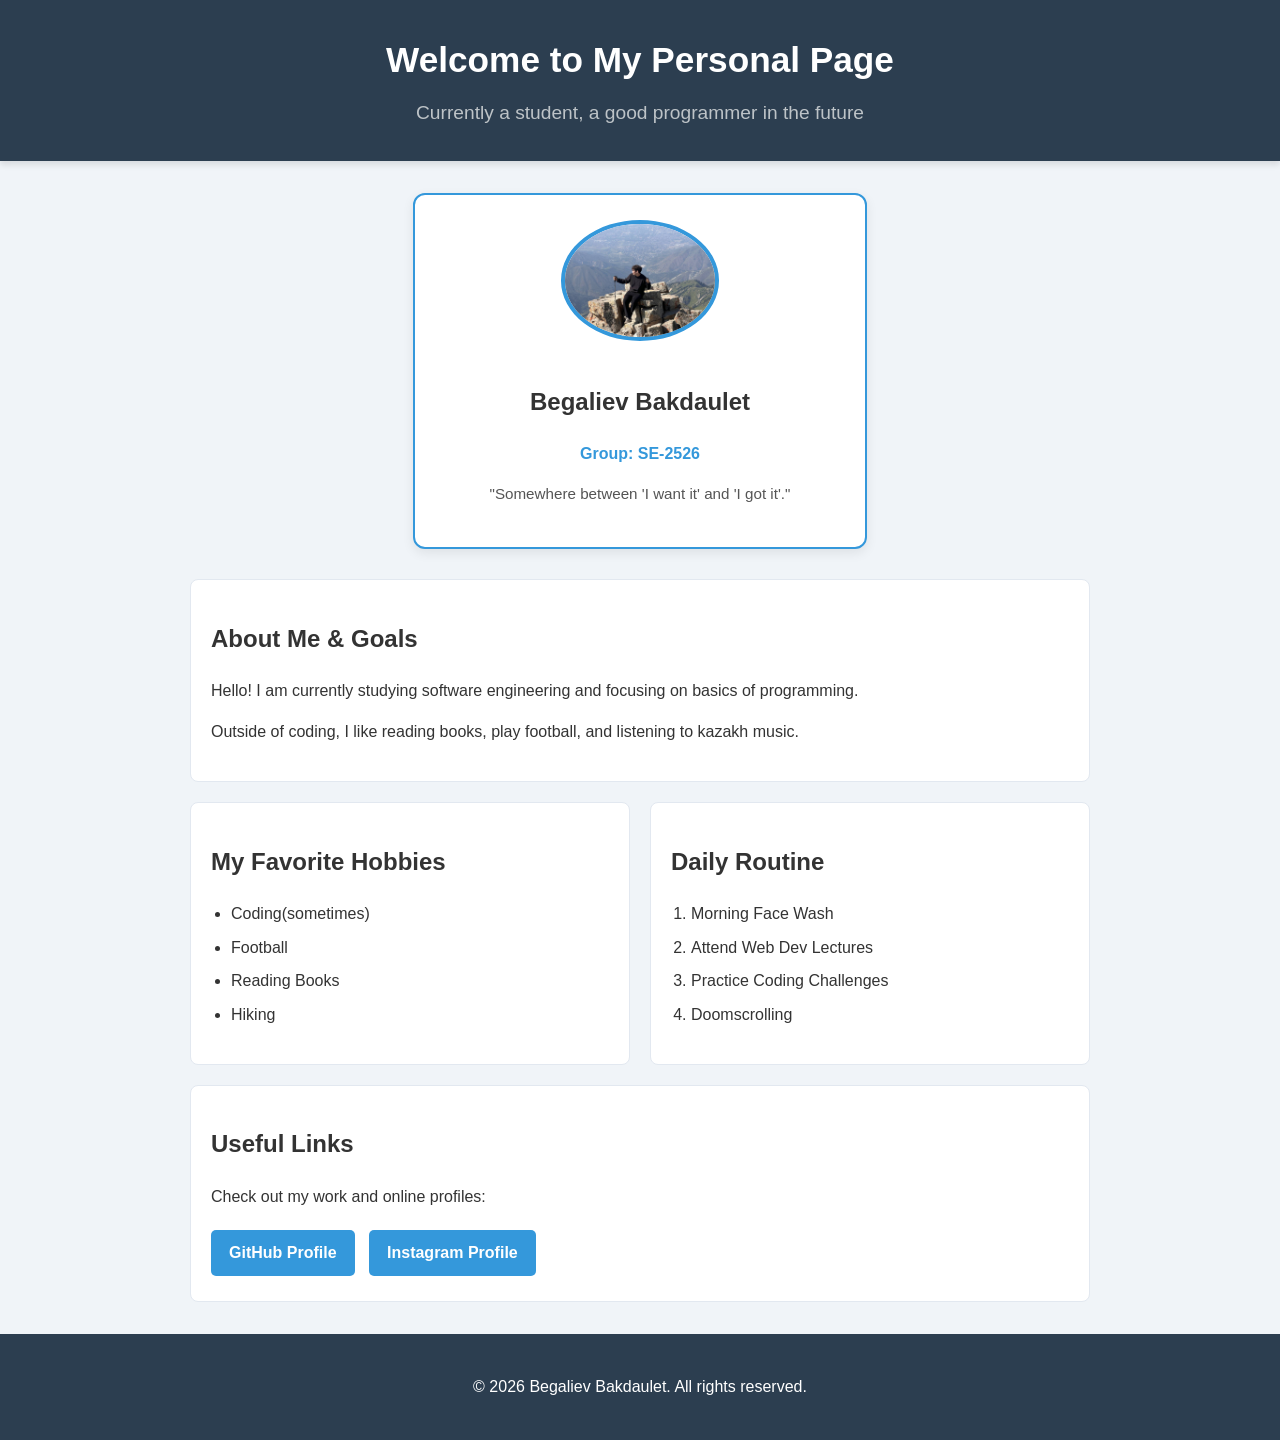
<file: index.html>
<!DOCTYPE html>
<html lang="en">
<head>
    <meta charset="UTF-8">
    <meta name="viewport" content="width=device-width, initial-scale=1.0">
    <title>Personal Profile & Portfolio</title>
    <link rel="stylesheet" href="styles.css">
</head>
<body>

    <header id="main-header">
        <h1>Welcome to My Personal Page</h1>
        <h2>Currently a student, a good programmer in the future</h2>
    </header>

    <main class="container">
        
        <section id="profile-card">
            <img src="pfp.jpg" alt="future billioner" class="profile-img">
            <h2>Begaliev Bakdaulet</h2>
            <p class="group-info">Group: SE-2526</p>
            <p class="description">
                "Somewhere between 'I want it' and 'I got it'." 
            </p>
        </section>

        <section class="bio-section">
            <h2>About Me & Goals</h2>
            <p>
                Hello! I am currently studying software engineering and focusing on basics of programming.
            </p>
            <p>
                Outside of coding, I like reading books, play football, and listening to kazakh music.
            </p>
        </section>

        <section class="lists-container">
            <div class="list-box">
                <h2>My Favorite Hobbies</h2>
                <ul>
                    <li>Coding(sometimes)</li>
                    <li>Football</li>
                    <li>Reading Books</li>
                    <li>Hiking</li>
                </ul>
            </div>

            <div class="list-box">
                <h2>Daily Routine</h2>
                <ol>
                    <li>Morning Face Wash</li>
                    <li>Attend Web Dev Lectures</li>
                    <li>Practice Coding Challenges</li>
                    <li>Doomscrolling</li>
                </ol>
            </div>
        </section>

        <section class="links-section">
            <h2>Useful Links</h2>
            <p>Check out my work and online profiles:</p>
            <a href="https://github.com/bakdauletbegaliev" target="_blank" class="nav-link">GitHub Profile</a>
            <a href="https://www.instagram.com/_bakdaulet_beg?stkn=MTByNGp5dDdwdTA2aw%3D%3D&utm_source=qr" target="_blank" class="nav-link">Instagram Profile</a>
        </section>

    </main>

    <footer>
        <p>&copy; 2026 Begaliev Bakdaulet. All rights reserved.</p>
    </footer>

</body>
</html>
</file>
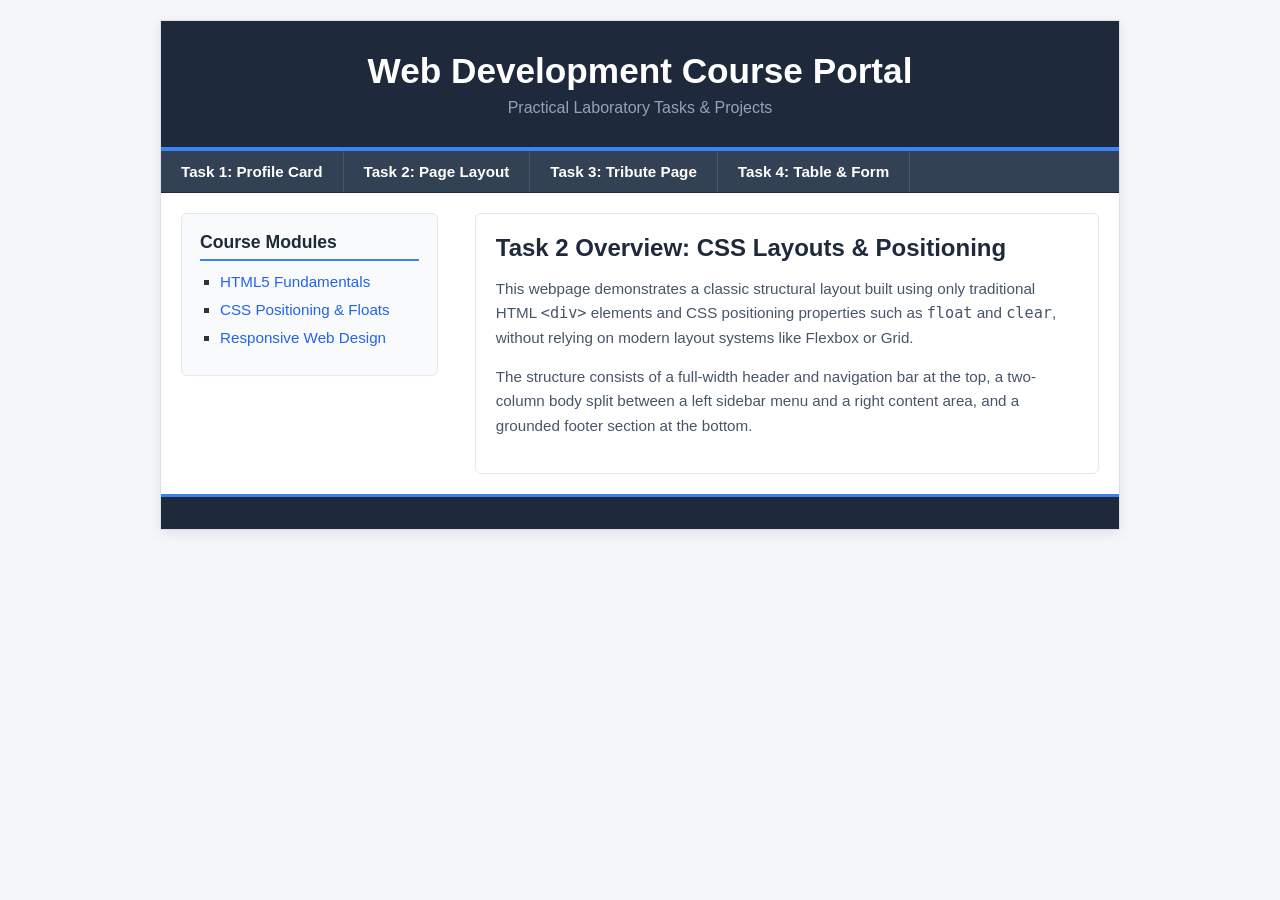
<file: layout.html>
<!DOCTYPE html>
<html lang="en">
<head>
    <meta charset="UTF-8">
    <meta name="viewport" content="width=device-width, initial-scale=1.0">
    <title>Web Development Course Portal</title>
    <link rel="stylesheet" href="layout-styles.css">
</head>
<body>

    <div id="wrapper">

        <div id="header">
            <h1>Web Development Course Portal</h1>
            <p>Practical Laboratory Tasks & Projects</p>
        </div>

        <div id="nav">
            <a href="index.html">Task 1: Profile Card</a>
            <a href="layout.html">Task 2: Page Layout</a>
            <a href="tribute.html">Task 3: Tribute Page</a>
            <a href="task4.html">Task 4: Table & Form</a>
        </div>

        <div id="content-area">

            <div id="sidebar">
                <h3>Course Modules</h3>
                <ul>
                    <li><a href="#html-basics">HTML5 Fundamentals</a></li>
                    <li><a href="#css-positioning">CSS Positioning & Floats</a></li>
                    <li><a href="#responsive-design">Responsive Web Design</a></li>
                </ul>
            </div>

            <div id="main-content">
                <h2>Task 2 Overview: CSS Layouts & Positioning</h2>
                <p>
                    This webpage demonstrates a classic structural layout built using only traditional HTML <code>&lt;div&gt;</code> elements and CSS positioning properties such as <code>float</code> and <code>clear</code>, without relying on modern layout systems like Flexbox or Grid.
                </p>
                <p>
                    The structure consists of a full-width header and navigation bar at the top, a two-column body split between a left sidebar menu and a right content area, and a grounded footer section at the bottom.
                </p>
            </div>

            <div class="clear"></div>

        </div>

        <div id="footer">
           
        </div>

    </div>

</body>
</html>
</file>
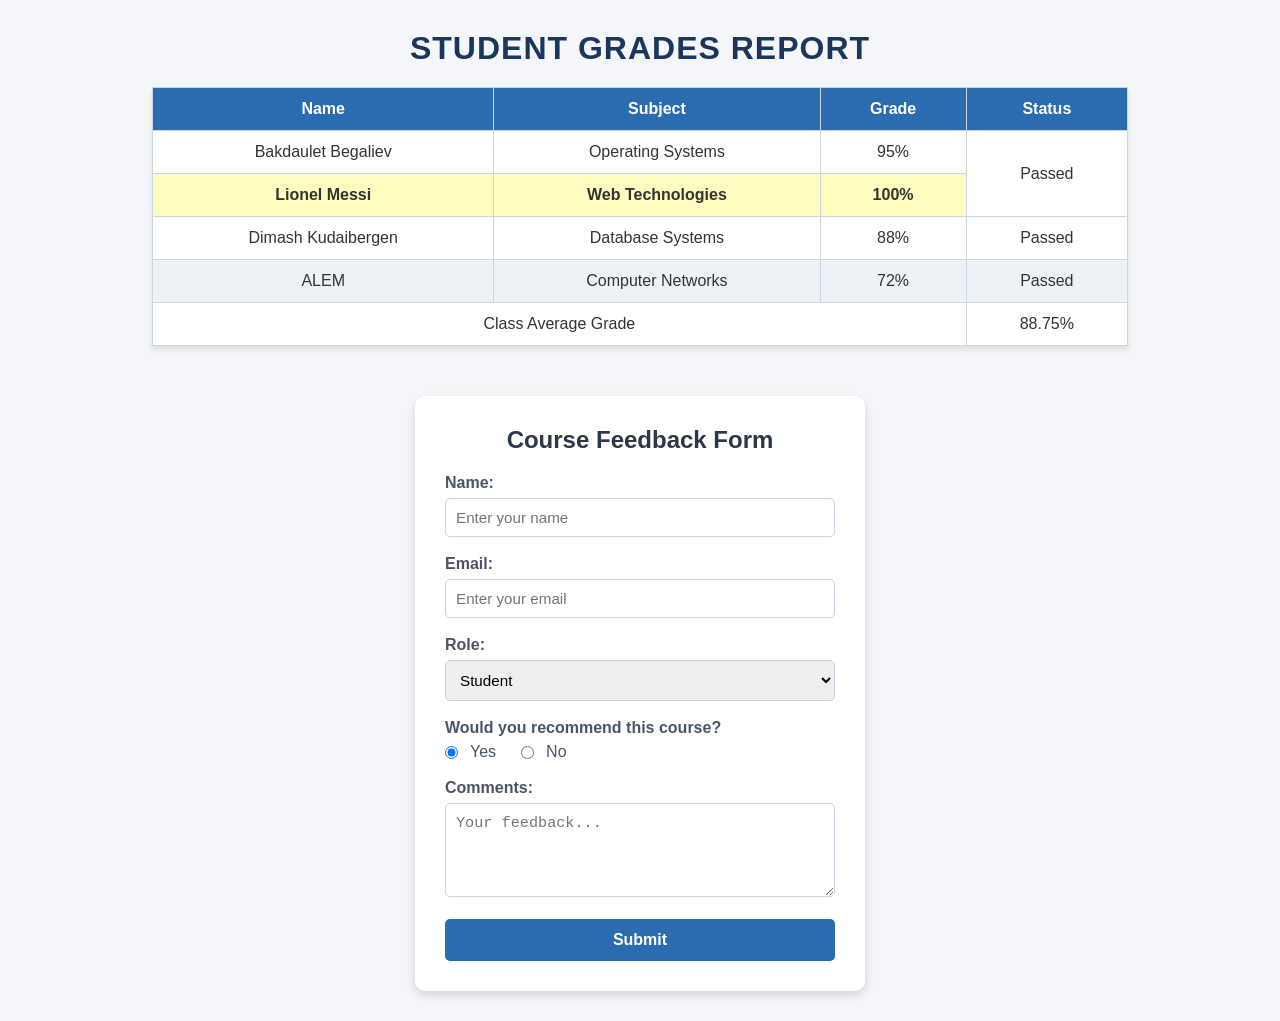
<file: task4.html>
<!DOCTYPE html>
<html lang="en">
<head>
    <meta charset="UTF-8">
    <meta name="viewport" content="width=device-width, initial-scale=1.0">
    <title>Task 4: CSS Table and Form</title>
    <link rel="stylesheet" href="task4-styles.css">
</head>
<body>

    <h1 id="table-heading">Student Grades Report</h1>

    <table>
        <thead>
            <tr>
                <th>Name</th>
                <th>Subject</th>
                <th>Grade</th>
                <th>Status</th>
            </tr>
        </thead>
        <tbody>
            <tr>
                <td>Bakdaulet Begaliev</td>
                <td>Operating Systems</td>
                <td>95%</td>
                <td rowspan="2">Passed</td>
            </tr>
            <tr class="highlight-row">
                <td>Lionel Messi</td>
                <td>Web Technologies</td>
                <td>100%</td>
            </tr>
            <tr>
                <td>Dimash Kudaibergen</td>
                <td>Database Systems</td>
                <td>88%</td>
                <td>Passed</td>
            </tr>
            <tr>
                <td>ALEM</td>
                <td>Computer Networks</td>
                <td>72%</td>
                <td>Passed</td>
            </tr>
            <tr>
                <td colspan="3">Class Average Grade</td>
                <td>88.75%</td>
            </tr>
        </tbody>
    </table>

    <div class="form-container">
        <form id="feedback-form">
            <h2>Course Feedback Form</h2>

            <div class="form-group">
                <label for="name">Name:</label>
                <input type="text" id="name" name="name" required placeholder="Enter your name">
            </div>

            <div class="form-group">
                <label for="email">Email:</label>
                <input type="email" id="email" name="email" required placeholder="Enter your email">
            </div>

            <div class="form-group">
                <label for="role">Role:</label>
                <select id="role" name="role">
                    <option value="student">Student</option>
                    <option value="teacher">Teacher</option>
                    <option value="other">Other</option>
                </select>
            </div>

            <div class="form-group">
                <label>Would you recommend this course?</label>
                <div class="radio-group">
                    <input type="radio" id="yes" name="recommend" value="yes" checked>
                    <label for="yes" class="radio-label">Yes</label>
                    <input type="radio" id="no" name="recommend" value="no">
                    <label for="no" class="radio-label">No</label>
                </div>
            </div>

            <div class="form-group">
                <label for="comments">Comments:</label>
                <textarea id="comments" name="comments" rows="4" placeholder="Your feedback..."></textarea>
            </div>

            <button type="submit" class="submit-btn">Submit</button>
        </form>
    </div>

</body>
</html>
</file>
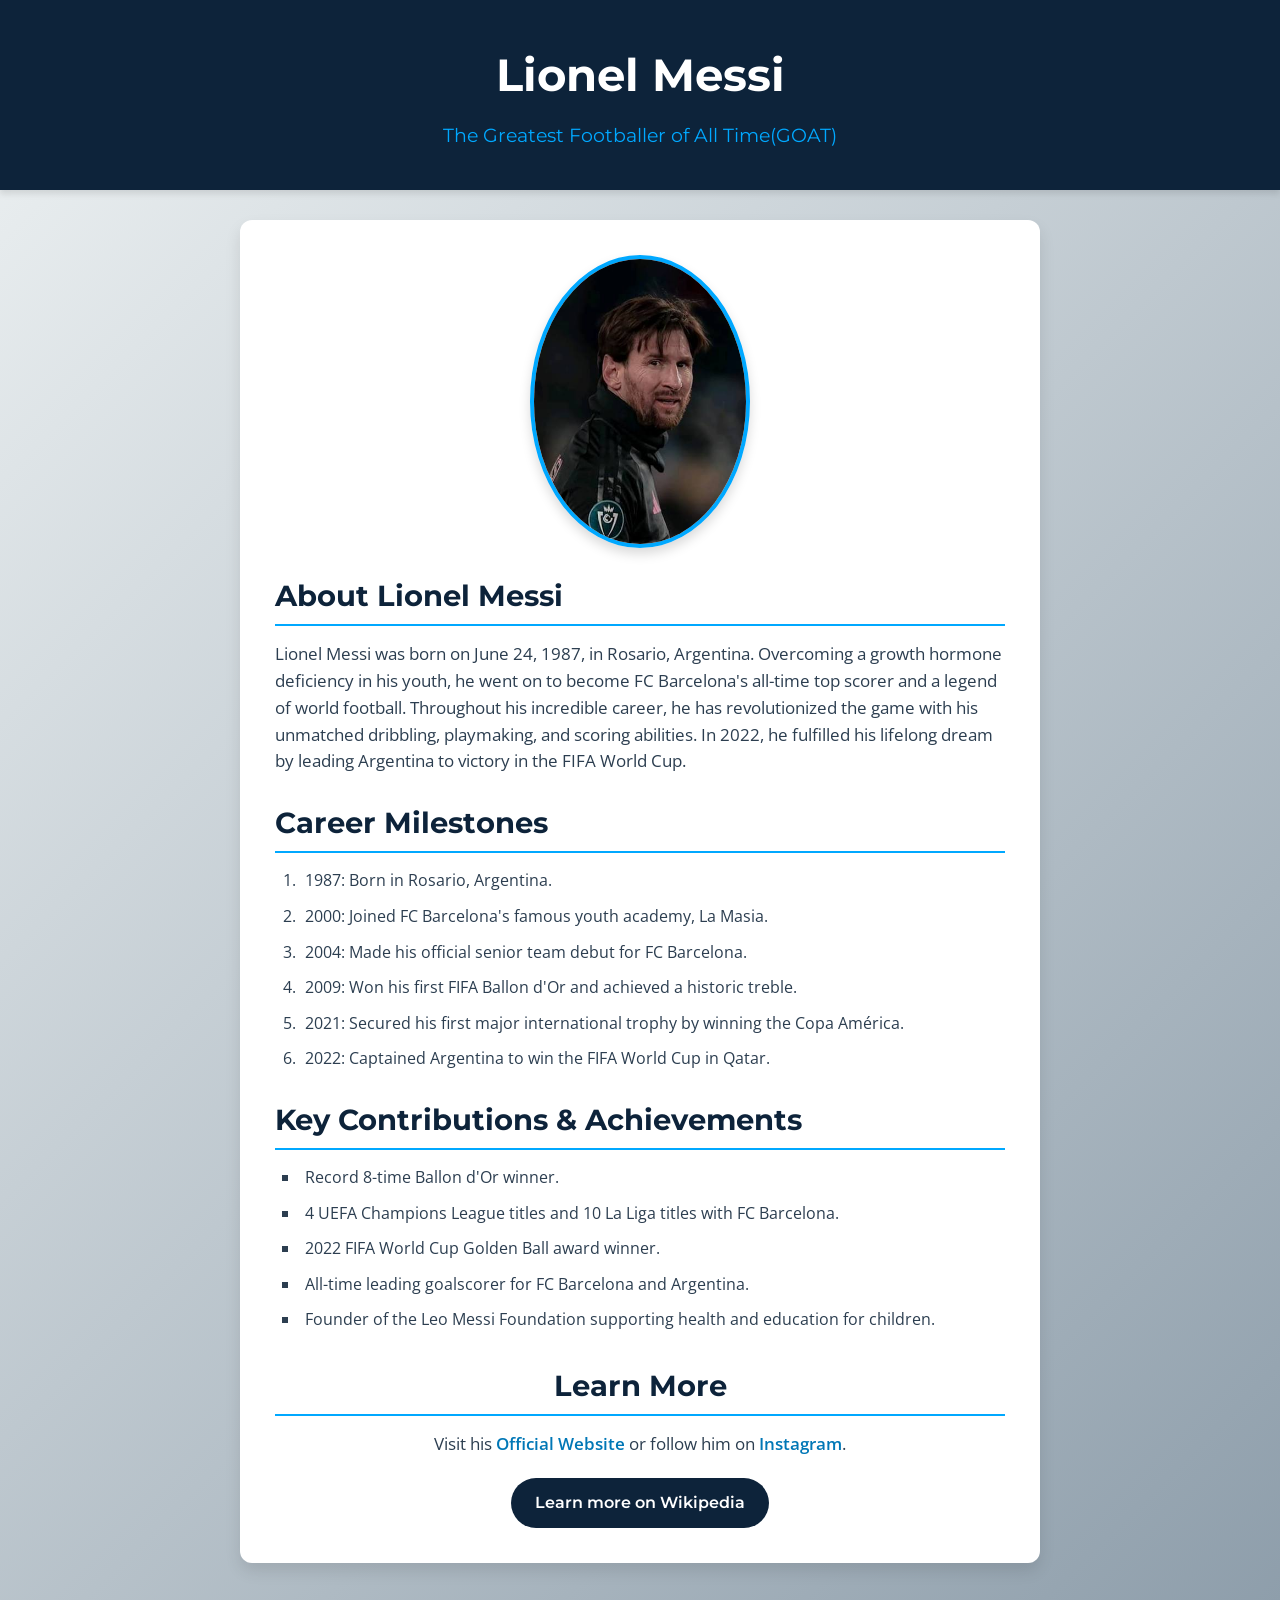
<file: tribute.html>
<!DOCTYPE html>
<html lang="en">
<head>
    <meta charset="UTF-8">
    <meta name="viewport" content="width=device-width, initial-scale=1.0">
    <title>Tribute to Lionel Messi</title>
    <link rel="preconnect" href="https://fonts.googleapis.com">
    <link rel="preconnect" href="https://fonts.gstatic.com" crossorigin>
    <link href="https://fonts.googleapis.com/css2?family=Montserrat:wght@600;700&family=Open+Sans:wght@400;600&display=swap" rel="stylesheet">
    <link rel="stylesheet" href="tribute-styles.css">
</head>
<body>

    <header>
        <h1>Lionel Messi</h1>
        <h3>The Greatest Footballer of All Time(GOAT)</h3>
    </header>

    <div class="content">
        <section class="profile-section">
            <img src="messi.jpg" alt="Portrait of Lionel Messi" class="profile-img">
            <h2>About Lionel Messi</h2>
            <p>Lionel Messi was born on June 24, 1987, in Rosario, Argentina. Overcoming a growth hormone deficiency in his youth, he went on to become FC Barcelona's all-time top scorer and a legend of world football. Throughout his incredible career, he has revolutionized the game with his unmatched dribbling, playmaking, and scoring abilities. In 2022, he fulfilled his lifelong dream by leading Argentina to victory in the FIFA World Cup.</p>
        </section>

        <section class="timeline-section">
            <h2>Career Milestones</h2>
            <ol>
                <li>1987: Born in Rosario, Argentina.</li>
                <li>2000: Joined FC Barcelona's famous youth academy, La Masia.</li>
                <li>2004: Made his official senior team debut for FC Barcelona.</li>
                <li>2009: Won his first FIFA Ballon d'Or and achieved a historic treble.</li>
                <li>2021: Secured his first major international trophy by winning the Copa América.</li>
                <li>2022: Captained Argentina to win the FIFA World Cup in Qatar.</li>
            </ol>
        </section>

        <section class="achievements-section">
            <h2>Key Contributions & Achievements</h2>
            <ul>
                <li>Record 8-time Ballon d'Or winner.</li>
                <li>4 UEFA Champions League titles and 10 La Liga titles with FC Barcelona.</li>
                <li>2022 FIFA World Cup Golden Ball award winner.</li>
                <li>All-time leading goalscorer for FC Barcelona and Argentina.</li>
                <li>Founder of the Leo Messi Foundation supporting health and education for children.</li>
            </ul>
        </section>

        <section class="links-section">
            <h2>Learn More</h2>
            <p>Visit his <a href="https://www.messi.com/" target="_blank" rel="noopener">Official Website</a> or follow him on <a href="https://www.instagram.com/leomessi/" target="_blank" rel="noopener">Instagram</a>.</p>
            <a href="https://en.wikipedia.org/wiki/Lionel_Messi" target="_blank" rel="noopener" class="btn">Learn more on Wikipedia</a>
        </section>
    </div>

</body>
</html>
</file>
<file: styles.css>
body {
    font-family: 'Segoe UI', Tahoma, Geneva, Verdana, sans-serif;
    font-size: 16px;
    line-height: 1.6;
    color: #333333;
    background-color: #f0f4f8;
    margin: 0;
    padding: 0;
}

#main-header {
    background-color: #2c3e50;
    color: #ffffff;
    text-align: center;
    padding: 2rem 1rem;
    margin-bottom: 2rem;
    box-shadow: 0 4px 6px rgba(0, 0, 0, 0.1);
}

#main-header h1 {
    font-size: 2.2rem;
    margin: 0 0 10px 0;
}

#main-header h2 {
    font-size: 1.2rem;
    color: #bdc3c7;
    font-weight: 300;
    margin: 0;
}

footer {
    text-align: center;
    padding: 1.5rem;
    background-color: #2c3e50;
    color: #ffffff;
    margin-top: 2rem;
}

.container {
    max-width: 900px;
    margin: 0 auto;
    padding: 0 20px;
}

.bio-section, 
.links-section {
    background: #ffffff;
    padding: 20px;
    margin-bottom: 20px;
    border-radius: 8px;
    border: 1px solid #e2e8f0;
}

#profile-card {
    background-color: #ffffff;
    border: 2px solid #3498db;
    border-radius: 12px;
    padding: 25px;           
    margin: 0 auto 30px auto;
    text-align: center;
    max-width: 400px;
    box-shadow: 0 4px 12px rgba(0, 0, 0, 0.08);
}

.profile-img {
    max-width: 150px;
    width: 100%;
    height: auto;
    border-radius: 50%;      
    border: 4px solid #3498db;
    margin-bottom: 15px;
}

.group-info {
    font-weight: bold;
    color: #3498db;
    margin-bottom: 10px;
}

.description {
    font-size: 0.95rem;
    color: #555555;
}


.lists-container {
    display: flex;
    flex-wrap: wrap;
    gap: 20px;
    margin-bottom: 20px;
}

.list-box {
    flex: 1 1 250px;
    background: #ffffff;
    padding: 20px;
    border-radius: 8px;
    border: 1px solid #e2e8f0;
}

ul, ol {
    padding-left: 20px;
    margin-top: 10px;
}

li {
    margin-bottom: 8px;
}

.nav-link {
    display: inline-block;
    padding: 10px 18px;
    margin: 5px 10px 5px 0;
    background-color: #3498db;
    color: #ffffff;
    text-decoration: none;
    border-radius: 5px;
    font-weight: 600;
    transition: background-color 0.3s ease, transform 0.2s ease;
}

.nav-link:hover {
    background-color: #2980b9;
    transform: translateY(-2px);
}

@media (max-width: 600px) {
    #main-header h1 {
        font-size: 1.8rem;
    }

    .lists-container {
        flex-direction: column;
    }
}
</file>
<file: layout-styles.css>
* {
    box-sizing: border-box;
    margin: 0;
    padding: 0;
}

body {
    font-family: 'Segoe UI', Tahoma, Geneva, Verdana, sans-serif;
    background-color: #f4f6f9;
    color: #333333;
    padding: 20px 0;
}

#wrapper {
    width: 90%;
    max-width: 960px;
    margin: 0 auto;
    background-color: #ffffff;
    border: 1px solid #dcdfe6;
    box-shadow: 0 4px 12px rgba(0, 0, 0, 0.08);
}

#header {
    background-color: #1e293b;
    color: #ffffff;
    text-align: center;
    padding: 30px 20px;
    border-bottom: 4px solid #3b82f6;
}

#header h1 {
    font-size: 2.2rem;
    margin-bottom: 8px;
}

#header p {
    font-size: 1rem;
    color: #94a3b8;
}

#nav {
    background-color: #334155;
    border-bottom: 1px solid #1e293b;
}

#nav a {
    float: left;
    display: block;
    color: #ffffff;
    text-decoration: none;
    padding: 12px 20px;
    font-weight: 600;
    font-size: 0.95rem;
    border-right: 1px solid #475569;
    transition: background-color 0.2s ease;
}

#nav a:hover {
    background-color: #3b82f6;
    color: #ffffff;
}

#nav::after {
    content: "";
    display: table;
    clear: both;
}

#content-area {
    padding: 20px;
}

#sidebar {
    float: left;
    width: 28%;
    background-color: #f8fafc;
    padding: 18px;
    border: 1px solid #e2e8f0;
    border-radius: 6px;
}

#sidebar h3 {
    font-size: 1.1rem;
    color: #1e293b;
    margin-bottom: 12px;
    border-bottom: 2px solid #3b82f6;
    padding-bottom: 6px;
}

#sidebar ul {
    list-style-type: square;
    padding-left: 20px;
}

#sidebar li {
    margin-bottom: 10px;
}

#sidebar a {
    color: #2563eb;
    text-decoration: none;
    font-size: 0.95rem;
}

#sidebar a:hover {
    text-decoration: underline;
    color: #1d4ed8;
}

#main-content {
    float: right;
    width: 68%;
    background-color: #ffffff;
    padding: 20px;
    border: 1px solid #e2e8f0;
    border-radius: 6px;
}

#main-content h2 {
    color: #1e293b;
    font-size: 1.5rem;
    margin-bottom: 15px;
}

#main-content p {
    line-height: 1.6;
    margin-bottom: 15px;
    font-size: 0.95rem;
    color: #475569;
}

.clear {
    clear: both;
}

#footer {
    clear: both;
    background-color: #1e293b;
    color: #94a3b8;
    text-align: center;
    padding: 16px 10px;
    border-top: 3px solid #3b82f6;
    font-size: 0.85rem;
}
</file>
<file: task4-styles.css>
* {
    box-sizing: border-box;
    margin: 0;
    padding: 0;
}

body {
    font-family: Arial, sans-serif;
    background-color: #f4f6f9;
    padding: 30px;
    color: #333;
}

#table-heading {
    text-align: center;
    color: #1a365d;
    margin-bottom: 20px;
    text-transform: uppercase;
    letter-spacing: 1px;
}

table {
    width: 80%;
    margin: 0 auto 50px auto;
    border-collapse: collapse;
    background-color: #ffffff;
    box-shadow: 0 4px 6px rgba(0, 0, 0, 0.1);
}

th, td {
    border: 1px solid #cbd5e1;
    padding: 12px 15px;
    text-align: center;
}

th {
    background-color: #2b6cb0;
    color: #ffffff;
    font-size: 1rem;
}

tbody tr:nth-child(even) {
    background-color: #edf2f7;
}

.highlight-row {
    background-color: #fefcbf !important;
    font-weight: bold;
}

.form-container {
    width: 450px;
    margin: 0 auto;
    background-color: #ffffff;
    padding: 30px;
    border-radius: 10px;
    box-shadow: 0 4px 10px rgba(0, 0, 0, 0.15);
}

#feedback-form h2 {
    text-align: center;
    margin-bottom: 20px;
    color: #2d3748;
}

.form-group {
    margin-bottom: 18px;
}

label {
    display: block;
    font-weight: bold;
    margin-bottom: 6px;
    color: #4a5568;
}

input[type="text"],
input[type="email"],
select,
textarea {
    width: 100%;
    padding: 10px;
    border: 1px solid #cbd5e1;
    border-radius: 5px;
    font-size: 0.95rem;
}

.radio-group {
    display: flex;
    align-items: center;
    gap: 10px;
}

.radio-group input[type="radio"] {
    margin-right: 2px;
}

.radio-label {
    font-weight: normal;
    margin-bottom: 0;
    margin-right: 15px;
}

.submit-btn {
    width: 100%;
    background-color: #2b6cb0;
    color: #ffffff;
    padding: 12px;
    border: none;
    border-radius: 5px;
    font-size: 1rem;
    font-weight: bold;
    cursor: pointer;
    transition: background-color 0.3s ease;
}

.submit-btn:hover {
    background-color: #2c5282;
}
</file>
<file: tribute-styles.css>
* {
    box-sizing: border-box;
    margin: 0;
    padding: 0;
}

body {
    background: linear-gradient(135deg, #eef2f3 0%, #8e9eab 100%);
    font-family: 'Open Sans', sans-serif;
    color: #2c3e50;
    line-height: 1.6;
    padding-bottom: 40px;
}

header {
    background-color: #0d233a;
    color: #ffffff;
    text-align: center;
    padding: 40px 20px;
    margin-bottom: 30px;
    box-shadow: 0 4px 6px rgba(0, 0, 0, 0.1);
}

header h1 {
    font-family: 'Montserrat', sans-serif;
    font-size: 2.8rem;
    margin-bottom: 8px;
}

header h3 {
    font-family: 'Montserrat', sans-serif;
    font-weight: 400;
    font-size: 1.2rem;
    color: #00a8ff;
}

.content {
    max-width: 800px;
    margin: 0 auto;
    padding: 35px;
    background-color: #ffffff;
    border-radius: 12px;
    box-shadow: 0 8px 16px rgba(0, 0, 0, 0.1);
}

.profile-img {
    display: block;
    max-width: 220px;
    width: 100%;
    margin: 0 auto 20px auto;
    border-radius: 50%;
    box-shadow: 0 6px 12px rgba(0, 0, 0, 0.15);
    border: 4px solid #00a8ff;
}

h2 {
    font-family: 'Montserrat', sans-serif;
    color: #0d233a;
    font-size: 1.8rem;
    margin-top: 25px;
    margin-bottom: 15px;
    border-bottom: 2px solid #00a8ff;
    padding-bottom: 5px;
}

p {
    font-size: 1.05rem;
    margin-bottom: 15px;
}

ol, ul {
    margin-left: 25px;
    margin-bottom: 20px;
}

ol li {
    margin-bottom: 10px;
    padding-left: 5px;
}

ul {
    list-style-type: square;
}

ul li {
    margin-bottom: 10px;
    padding-left: 5px;
}

a {
    color: #0077b6;
    text-decoration: none;
    font-weight: 600;
}

a:hover {
    text-decoration: underline;
    color: #0096c7;
}

.links-section {
    text-align: center;
    margin-top: 30px;
}

.links-section p {
    margin-bottom: 20px;
}

.btn {
    display: inline-block;
    background-color: #0d233a;
    color: #ffffff;
    padding: 12px 24px;
    border-radius: 25px;
    font-family: 'Montserrat', sans-serif;
    font-size: 1rem;
    font-weight: 600;
    transition: background-color 0.3s ease, transform 0.2s ease;
    text-decoration: none;
}

.btn:hover {
    background-color: #00a8ff;
    color: #ffffff;
    text-decoration: none;
    transform: translateY(-2px);
}
</file>
